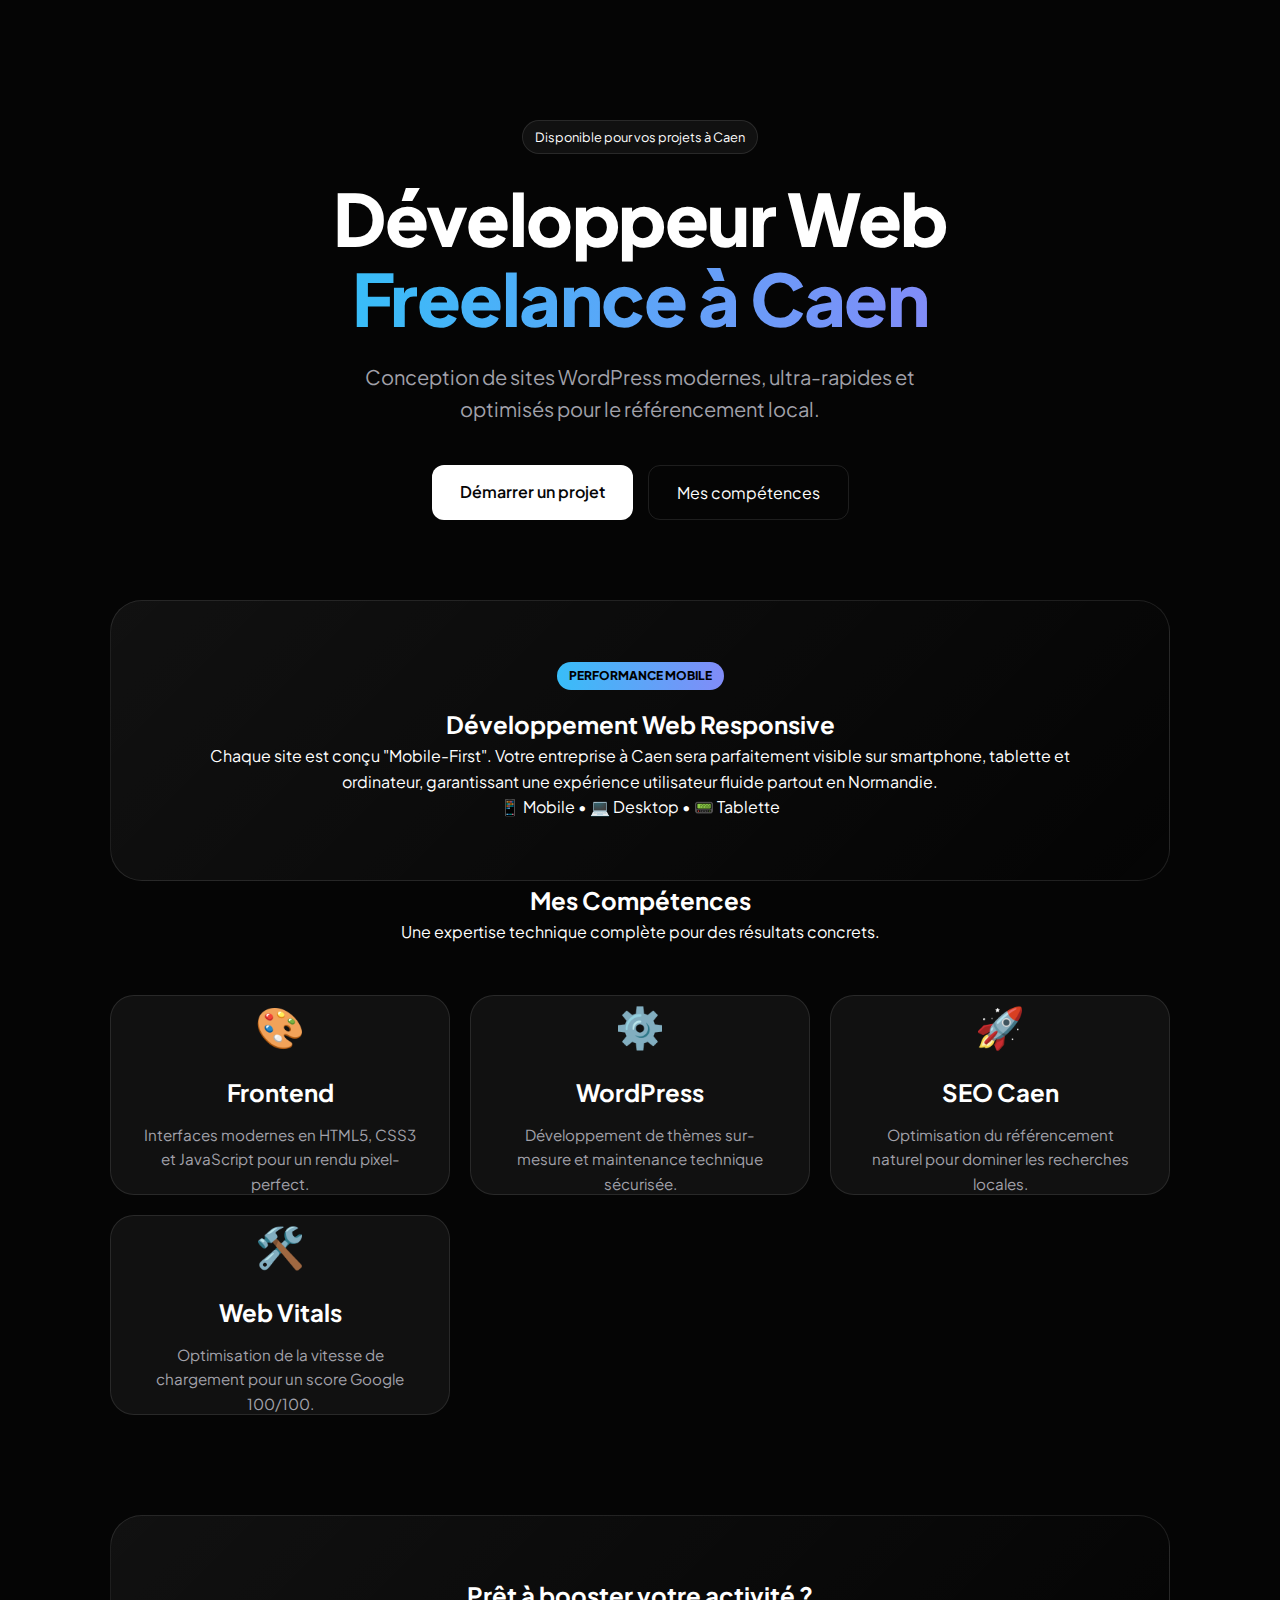
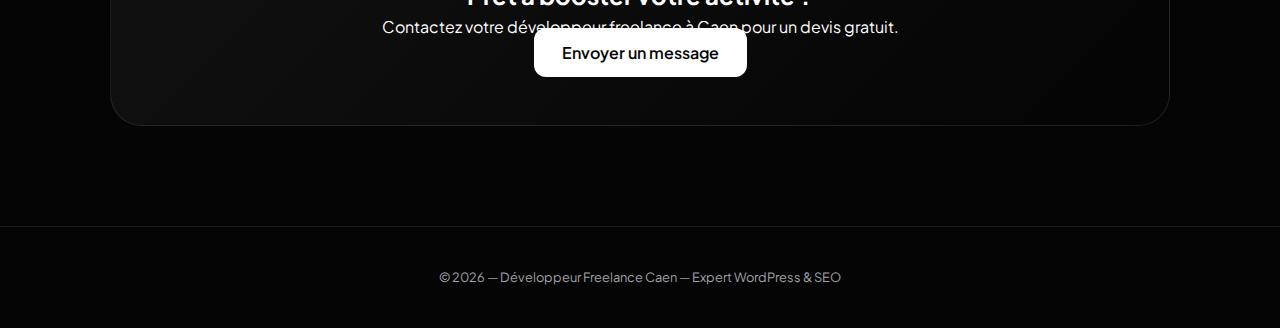
<file: index.html>
<!DOCTYPE html>
<html lang="fr">
<head>
    <meta charset="UTF-8">
    <meta name="viewport" content="width=device-width, initial-scale=1.0">
    <title>Développeur Freelance Caen | Expert WordPress & SEO Normandie</title>
    <meta name="description" content="Développeur web freelance à Caen. Expert en création de sites WordPress responsives et SEO. Boostez votre visibilité locale en Normandie avec un site haute performance.">
    <link rel="stylesheet" href="style.css">
    <link href="https://fonts.googleapis.com/css2?family=Plus+Jakarta+Sans:wght@400;600;800&display=swap" rel="stylesheet">
</head>
<body>

    <header class="hero">
        <div class="container">
            <div class="mini-nav"><span>Disponible pour vos projets à Caen</span></div>
            <h1>Développeur Web <br><span class="gradient-text">Freelance à Caen</span></h1>
            <p>Conception de sites WordPress modernes, ultra-rapides et optimisés pour le référencement local.</p>
            <div class="cta-group">
                <a href="#contact" class="btn-primary">Démarrer un projet</a>
                <a href="#competences" class="btn-secondary">Mes compétences</a>
            </div>
        </div>
    </header>

    <main class="container">
        <section id="responsive" class="section">
            <div class="glass-card text-center">
                <span class="badge">Performance mobile</span>
                <h2>Développement Web Responsive</h2>
                <p>Chaque site est conçu "Mobile-First". Votre entreprise à Caen sera parfaitement visible sur smartphone, tablette et ordinateur, garantissant une expérience utilisateur fluide partout en Normandie.</p>
                <div class="device-list">
                    <span>📱 Mobile</span> • <span>💻 Desktop</span> • <span>📟 Tablette</span>
                </div>
            </div>
        </section>

        <section id="competences" class="section">
            <div class="section-header text-center">
                <h2>Mes Compétences</h2>
                <p>Une expertise technique complète pour des résultats concrets.</p>
            </div>
            
            <div class="bento-grid">
                <div class="bento-item">
                    <div class="skill-icon">🎨</div>
                    <h3>Frontend</h3>
                    <p>Interfaces modernes en HTML5, CSS3 et JavaScript pour un rendu pixel-perfect.</p>
                </div>
                <div class="bento-item">
                    <div class="skill-icon">⚙️</div>
                    <h3>WordPress</h3>
                    <p>Développement de thèmes sur-mesure et maintenance technique sécurisée.</p>
                </div>
                <div class="bento-item">
                    <div class="skill-icon">🚀</div>
                    <h3>SEO Caen</h3>
                    <p>Optimisation du référencement naturel pour dominer les recherches locales.</p>
                </div>
                <div class="bento-item">
                    <div class="skill-icon">🛠️</div>
                    <h3>Web Vitals</h3>
                    <p>Optimisation de la vitesse de chargement pour un score Google 100/100.</p>
                </div>
            </div>
        </section>

        <section id="contact" class="contact-section">
            <div class="glass-card text-center">
                <h2>Prêt à booster votre activité ?</h2>
                <p>Contactez votre développeur freelance à Caen pour un devis gratuit.</p>
                <a href="mailto:votre@email.com" class="btn-primary">Envoyer un message</a>
            </div>
        </section>
    </main>

    <footer>
        <p>© 2026 — Développeur Freelance Caen — Expert WordPress & SEO</p>
    </footer>

</body>
</html>
</file>
<file: style.css>
:root {
    --bg: #050505;
    --card-bg: #111111;
    --text-main: #ffffff;
    --text-dim: #a1a1aa;
    --accent: #38bdf8;
    --gradient: linear-gradient(90deg, #38bdf8, #818cf8);
    --border: rgba(255, 255, 255, 0.1);
}

* {
    margin: 0; padding: 0; box-sizing: border-box;
}

body {
    background-color: var(--bg);
    color: var(--text-main);
    font-family: 'Plus Jakarta Sans', sans-serif;
    line-height: 1.6;
    overflow-x: hidden;
}

.container {
    max-width: 1100px;
    margin: 0 auto;
    padding: 0 20px;
}

/* Hero Section */
.hero {
    padding: 120px 0 80px;
    text-align: center;
}

.mini-nav {
    display: inline-block;
    padding: 6px 12px;
    border: 1px solid var(--border);
    border-radius: 100px;
    font-size: 0.8rem;
    margin-bottom: 24px;
    background: rgba(255,255,255,0.05);
}

h1 {
    font-size: clamp(2.5rem, 8vw, 4.5rem);
    font-weight: 800;
    line-height: 1.1;
    letter-spacing: -0.02em;
    margin-bottom: 24px;
}

.gradient-text {
    background: var(--gradient);
    -webkit-background-clip: text;
    -webkit-text-fill-color: transparent;
}

.hero p {
    font-size: 1.25rem;
    color: var(--text-dim);
    max-width: 600px;
    margin: 0 auto 40px;
}

/* Bento Grid */
.bento-grid {
    display: grid;
    grid-template-columns: repeat(3, 1fr);
    grid-auto-rows: 200px;
    gap: 20px;
    margin-top: 50px;
}

.bento-item {
    background: var(--card-bg);
    border: 1px solid var(--border);
    border-radius: 24px;
    padding: 30px;
    display: flex;
    flex-direction: column;
    justify-content: center; /* Centrage vertical */
    text-align: center; /* Centrage horizontal */
    transition: transform 0.3s ease, border-color 0.3s ease;
}

.bento-item:hover {
    transform: translateY(-5px);
    border-color: var(--accent);
}

.main-card { grid-column: span 2; }
.accent-card { background: var(--gradient); color: #000; }
.accent-card h3, .accent-card p { color: #000; }

.bento-item h3 { font-size: 1.5rem; margin-bottom: 12px; }
.bento-item p { color: var(--text-dim); font-size: 0.95rem; }

/* Buttons */
.cta-group { display: flex; gap: 15px; justify-content: center; }

.btn-primary {
    background: var(--text-main);
    color: var(--bg);
    padding: 14px 28px;
    border-radius: 12px;
    font-weight: 600;
    text-decoration: none;
    transition: 0.2s;
}

.btn-secondary {
    background: transparent;
    border: 1px solid var(--border);
    color: var(--text-main);
    padding: 14px 28px;
    border-radius: 12px;
    text-decoration: none;
    transition: 0.2s;
}

/* Contact Card */
.contact-section { padding: 100px 0; }
.glass-card {
    background: linear-gradient(135deg, rgba(255,255,255,0.05) 0%, rgba(255,255,255,0) 100%);
    border: 1px solid var(--border);
    padding: 60px;
    border-radius: 32px;
    text-align: center;
}

.info-footer {
    display: flex;
    justify-content: center;
    gap: 30px;
    margin-top: 40px;
    font-size: 0.9rem;
    color: var(--text-dim);
}

footer {
    text-align: center;
    padding: 40px;
    border-top: 1px solid var(--border);
    color: var(--text-dim);
    font-size: 0.8rem;
}

/* Responsive */
@media (max-width: 768px) {
    .bento-grid { grid-template-columns: 1fr; grid-auto-rows: auto; }
    .main-card { grid-column: span 1; }
    h1 { font-size: 2.5rem; }
}
/* Styles pour les nouvelles sections */

.text-center {
    text-align: center;
}

.bg-dark-soft {
    background: #0a0a0a;
    padding: 80px 0;
}

/* Section Responsive */
.device-icons {
    margin-top: 30px;
    font-weight: bold;
    color: var(--accent);
    letter-spacing: 2px;
    text-transform: uppercase;
    font-size: 0.8rem;
}

/* Grille de compétences (Skills) */
.skills-grid {
    display: grid;
    grid-template-columns: repeat(auto-fit, minmax(220px, 1fr));
    gap: 20px;
    margin-top: 40px;
}

.skill-item {
    background: var(--card-bg);
    border: 1px solid var(--border);
    border-radius: 20px;
    padding: 40px 20px;
    display: flex;
    flex-direction: column;
    align-items: center; /* Centrage horizontal */
    justify-content: center; /* Centrage vertical */
    text-align: center;
    transition: all 0.3s ease;
}

.skill-item:hover {
    border-color: var(--accent);
    background: rgba(56, 189, 248, 0.05);
    transform: translateY(-5px);
}

.skill-icon {
    font-size: 2.5rem;
    margin-bottom: 15px;
}

.skill-item h3 {
    font-size: 1.2rem;
    margin-bottom: 10px;
    color: var(--text-main);
}

.skill-item p {
    font-size: 0.9rem;
    color: var(--text-dim);
}

/* Badge stylisé */
.badge {
    display: inline-block;
    background: var(--gradient);
    color: #000;
    padding: 4px 12px;
    border-radius: 50px;
    font-size: 0.75rem;
    font-weight: 800;
    margin-bottom: 15px;
    text-transform: uppercase;
}
</file>
